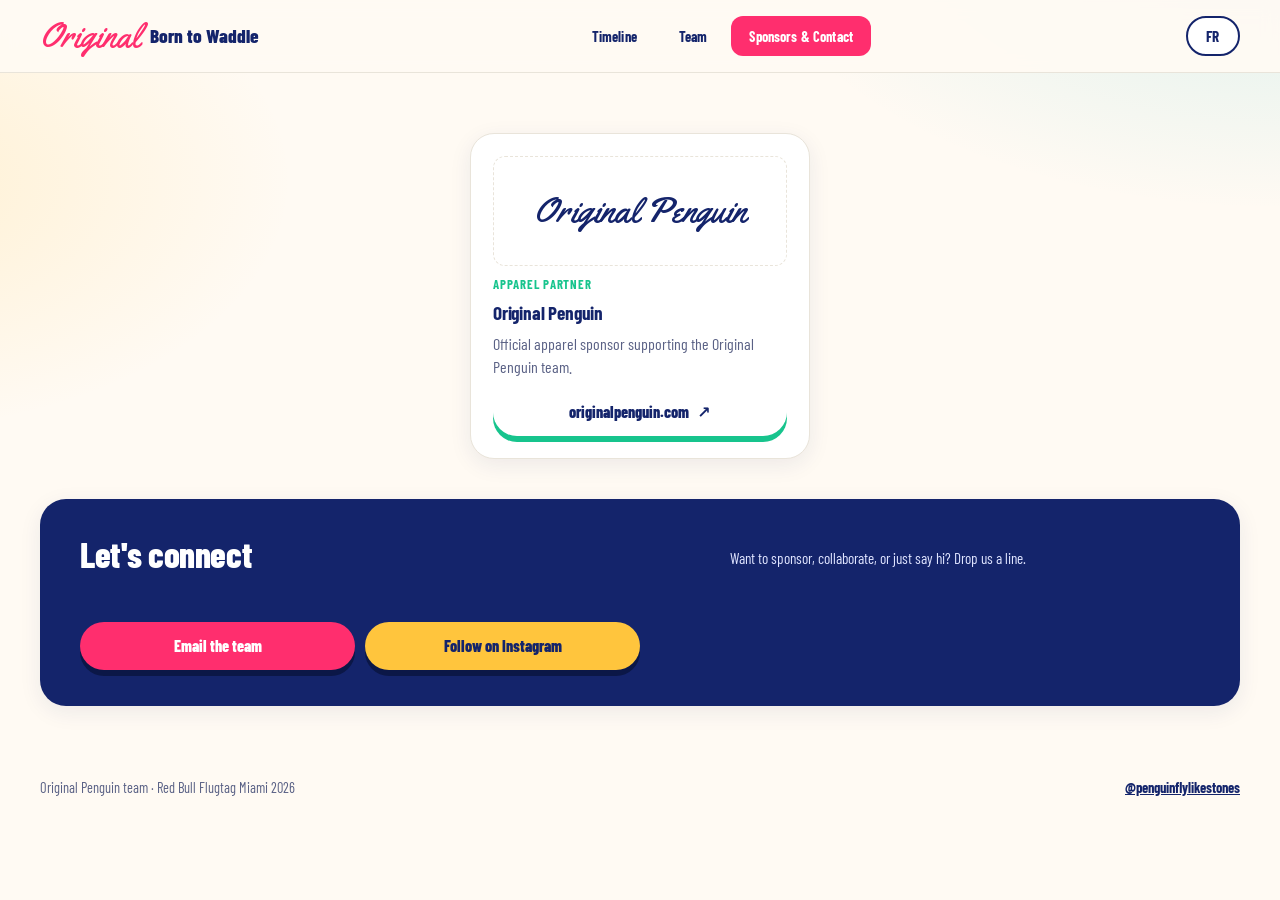
<file: sponsors.html>
<!doctype html>
<html lang="en">
<head>
  <meta charset="utf-8">
  <meta name="viewport" content="width=device-width, initial-scale=1">
  <title>Sponsors &amp; Contact · Original Penguin · Red Bull Flugtag Miami 2026</title>
  <meta name="description" content="Our sponsors and how to reach the Original Penguin team.">
  <meta name="theme-color" content="#14246b">
  <link rel="preconnect" href="https://fonts.googleapis.com">
  <link rel="preconnect" href="https://fonts.gstatic.com" crossorigin>
  <link href="https://fonts.googleapis.com/css2?family=Barlow+Condensed:wght@400;500;600;700;800&family=Yellowtail&display=swap" rel="stylesheet">
  <link rel="stylesheet" href="assets/css/style.css">
</head>
<body data-page="sponsors">
  <a class="skip" href="#main">Skip to content</a>

  <header class="site-header">
    <div class="container">
      <a class="brand" href="index.html" aria-label="Original Penguin, home">
        <span class="brand-mark">Original</span>
        <span class="brand-name">Born to Waddle</span>
      </a>

    <nav class="site-nav" aria-label="Main">
      <a href="index.html"><span data-i18n="nav_timeline">Timeline</span></a>
      <a href="team.html"><span data-i18n="nav_team">Team</span></a>
      <a href="sponsors.html" aria-current="page"><span data-i18n="nav_sponsors">Sponsors &amp; Contact</span></a>
    </nav>
      <button class="lang-toggle" id="langToggle" type="button">FR</button>
    </div>
  </header>


  <main id="main">
    <section class="page-head">
      <div class="container">
        <div id="sponsors" class="sponsor-grid" style="margin-top:1.5rem"></div>

        <div class="contact" id="contact">
          <h2 data-i18n="contact_title">Let's connect</h2>
          <p data-i18n="contact_sub">Want to sponsor, collaborate, or just say hi? Drop us a line.</p>
          <div class="actions">
            <a class="btn" data-email href="#"><span data-i18n="email_btn">Email the team</span></a>
            <a class="btn btn-ghost" data-ig href="#"><span data-i18n="ig_btn">Follow on Instagram</span></a>
          </div>
        </div>
      </div>
    </section>
  </main>

  <footer class="site-footer">
    <div class="container">
      <p data-i18n="footer_tag">Original Penguin team · Red Bull Flugtag Miami 2026</p>
      <p><a data-ig href="#"><span data-ig-handle>@YOUR_HANDLE</span></a></p>
    </div>
  </footer>

  <script src="assets/js/app.js"></script>
</body>
</html>
</file>
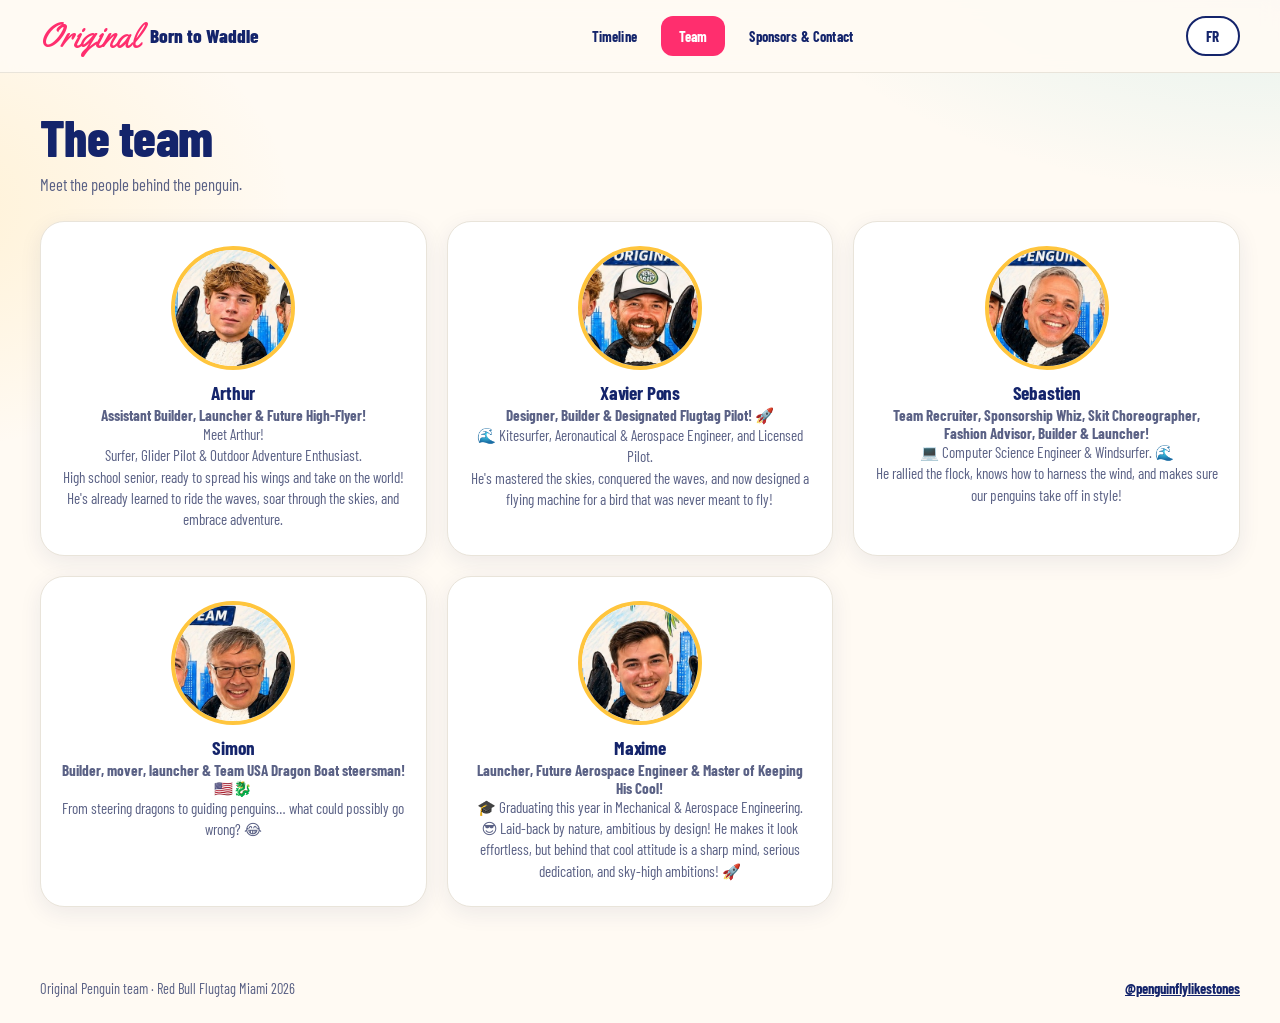
<file: team.html>
<!doctype html>
<html lang="en">
<head>
  <meta charset="utf-8">
  <meta name="viewport" content="width=device-width, initial-scale=1">
  <title>Team · Original Penguin · Red Bull Flugtag Miami 2026</title>
  <meta name="description" content="Meet the five people building the Original Penguin flying machine for Red Bull Flugtag Miami 2026.">
  <meta name="theme-color" content="#14246b">
  <link rel="preconnect" href="https://fonts.googleapis.com">
  <link rel="preconnect" href="https://fonts.gstatic.com" crossorigin>
  <link href="https://fonts.googleapis.com/css2?family=Barlow+Condensed:wght@400;500;600;700;800&family=Yellowtail&display=swap" rel="stylesheet">
  <link rel="stylesheet" href="assets/css/style.css">
</head>
<body data-page="team">
  <a class="skip" href="#main">Skip to content</a>

  <header class="site-header">
    <div class="container">
      <a class="brand" href="index.html" aria-label="Original Penguin, home">
        <span class="brand-mark">Original</span>
        <span class="brand-name">Born to Waddle</span>
      </a>

    <nav class="site-nav" aria-label="Main">
      <a href="index.html"><span data-i18n="nav_timeline">Timeline</span></a>
      <a href="team.html" aria-current="page"><span data-i18n="nav_team">Team</span></a>
      <a href="sponsors.html"><span data-i18n="nav_sponsors">Sponsors &amp; Contact</span></a>
    </nav>
      <button class="lang-toggle" id="langToggle" type="button">FR</button>
    </div>
  </header>


  <main id="main">
    <section class="page-head">
      <div class="container">
        <h1 data-i18n="team_title">The team</h1>
        <p class="lead" data-i18n="team_sub">Meet the people behind the penguin.</p>
        <div id="team" class="team-grid" style="margin-top:1.5rem"></div>
      </div>
    </section>
  </main>

  <footer class="site-footer">
    <div class="container">
      <p data-i18n="footer_tag">Original Penguin team · Red Bull Flugtag Miami 2026</p>
      <p><a data-ig href="#"><span data-ig-handle>@YOUR_HANDLE</span></a></p>
    </div>
  </footer>

  <script src="assets/js/app.js"></script>
</body>
</html>
</file>
<file: assets/css/style.css>
/* Original Penguin — Born to Waddle. Built to Fly.
   Mobile-first. Light theme. Palette taken from the FlugTag artwork. */

:root {
  --navy: #14246b;
  --pink: #ff2e6e;
  --teal: #17c48d;
  --yellow: #ffc53d;
  --paper: #fffaf3;
  --card: #ffffff;
  --ink: #101632;
  --muted: #5a6185;
  --line: #e9e4da;
  --radius: 18px;
  --shadow: 0 6px 22px rgba(20, 36, 107, 0.08);
  --display: "Barlow Condensed", "Arial Narrow", system-ui, sans-serif;
  --body: "Barlow Condensed", "Arial Narrow", system-ui, sans-serif;
}

*, *::before, *::after { box-sizing: border-box; }

html { -webkit-text-size-adjust: 100%; scroll-behavior: smooth; }

body {
  margin: 0;
  font-family: var(--body);
  font-size: 1rem;
  line-height: 1.4;
  color: var(--ink);
  background:
    radial-gradient(900px 500px at 100% -10%, rgba(23, 183, 196, 0.16), transparent 60%),
    radial-gradient(700px 420px at -10% 20%, rgba(255, 197, 61, 0.18), transparent 60%),
    var(--paper);
  padding-bottom: 84px; /* room for the bottom nav on mobile */
  min-height: 100vh;
}

img, video, iframe { max-width: 100%; display: block; }
a { color: var(--pink); }
a:focus-visible, button:focus-visible { outline: 3px solid var(--teal); outline-offset: 3px; border-radius: 6px; }

.skip {
  position: absolute; left: -9999px; top: 0; background: var(--navy); color: #fff; padding: 8px 12px; z-index: 100;
}
.skip:focus { left: 12px; top: 12px; }

h1, h2, h3, .display {
  font-family: var(--display);
  color: var(--navy);
  line-height: 1.1;
  margin: 0 0 .5rem;
  letter-spacing: -0.01em;
}
h1 { font-size: clamp(2.4rem, 7vw, 3.6rem); font-weight: 800; }
h2 { font-size: clamp(1.8rem, 5vw, 2.4rem); font-weight: 800; }
h3 { font-size: 1.2rem; font-weight: 700; }

.container { width: min(100% - 2rem, 1080px); margin-inline: auto; }
section { padding: 1.75rem 0; }

/* ---------- Header ---------- */
.site-header {
  display: flex; align-items: center; justify-content: space-between;
  padding: 14px 0; position: sticky; top: 0; z-index: 20;
  background: rgba(255, 250, 243, 0.92); backdrop-filter: blur(8px);
  border-bottom: 1px solid var(--line);
}
.site-header .container { display: flex; align-items: center; justify-content: space-between; width: min(100% - 2rem, 1080px); }
.brand { display: inline-flex; align-items: center; gap: 10px; text-decoration: none; color: var(--navy); }
.brand-mark {
  font-family: "Yellowtail", cursive; font-size: 1.5rem; line-height: 1; color: var(--pink);
}
.brand-name { font-family: var(--display); font-weight: 800; font-size: 1.05rem; }

.lang-toggle {
  font: 700 .85rem var(--display); letter-spacing: .04em;
  color: var(--navy); background: #fff; border: 2px solid var(--navy);
  border-radius: 999px; padding: 6px 14px; cursor: pointer; min-height: 40px;
  transition: transform .15s ease, background .15s ease;
}
.lang-toggle:hover { background: var(--yellow); transform: translateY(-1px); }

/* ---------- Navigation: bottom tab bar on mobile, top bar on desktop ---------- */
.site-nav {
  position: fixed; left: 0; right: 0; bottom: 0; z-index: 30;
  display: grid; grid-template-columns: repeat(3, 1fr);
  background: var(--navy); padding: 6px 6px calc(6px + env(safe-area-inset-bottom));
  box-shadow: 0 -6px 20px rgba(20, 36, 107, 0.25);
}
.site-nav a {
  display: flex; align-items: center; justify-content: center; text-align: center;
  min-height: 52px; padding: 6px 4px; border-radius: 12px;
  color: #fff; text-decoration: none; font: 700 .8rem var(--display); letter-spacing: .01em;
}
.site-nav a[aria-current="page"] { background: var(--pink); }
.site-nav a:not([aria-current="page"]):hover { background: rgba(255,255,255,.12); }

/* ---------- Hero ---------- */
.hero { padding-top: 1.5rem; padding-bottom: 1rem; }
.eyebrow {
  display: inline-block; font: 700 .8rem var(--display); text-transform: uppercase; letter-spacing: .08em;
  color: var(--navy); background: var(--yellow); padding: 4px 12px; border-radius: 999px; margin: 0 0 1rem;
}
.lead { font-size: 1.1rem; color: var(--muted); max-width: 48ch; margin: 0 0 1rem; }
.hero h1 span { color: var(--pink); }
.countdown {
  display: inline-flex; align-items: baseline; gap: 10px; flex-wrap: wrap;
  background: var(--card); border-radius: var(--radius); box-shadow: var(--shadow);
  padding: 12px 18px; margin: 0 0 1.25rem; border: 2px dashed var(--teal);
}
.countdown strong, #days {
  font-family: var(--display); font-size: 2.2rem; font-weight: 800; color: var(--pink); line-height: 1;
}
.hero-image {
  margin: 1.5rem 0 0; border-radius: 24px; overflow: hidden; box-shadow: var(--shadow);
  background: #fff; border: 4px solid #fff; transform: rotate(-1.2deg);
}
.hero-image img { width: 100%; height: auto; }

/* ---------- Buttons ---------- */
.btn {
  display: inline-flex; align-items: center; justify-content: center; gap: 8px;
  min-height: 42px; padding: 10px 20px; border-radius: 999px; text-decoration: none;
  font: 800 .95rem var(--display); color: #fff; background: var(--pink);
  box-shadow: 0 6px 0 var(--navy); transition: transform .12s ease, box-shadow .12s ease;
  border: 0; cursor: pointer;
}
.btn:hover { transform: translateY(-2px); box-shadow: 0 8px 0 var(--navy); }
.btn:active { transform: translateY(3px); box-shadow: 0 2px 0 var(--navy); }
.btn-ghost { background: #fff; color: var(--navy); box-shadow: 0 6px 0 var(--teal); }
.btn-ghost:hover { box-shadow: 0 8px 0 var(--teal); }
.hero-actions { display: flex; flex-wrap: wrap; gap: 12px; }

/* ---------- Feed (timeline) ---------- */
.section-head { margin-bottom: 1.5rem; }
.muted { color: var(--muted); margin: 0; }
.feed-list { display: grid; gap: 1.5rem; }

.post {
  background: var(--card); border-radius: var(--radius); box-shadow: var(--shadow);
  overflow: hidden; border: 1px solid var(--line);
}
.post-media { background: var(--navy); aspect-ratio: 16 / 10; }
.post-media img, .post-media video, .post-media iframe {
  width: 100%; height: 100%; object-fit: cover; border: 0;
}
.post-body { padding: 14px 16px 16px; }
.post-meta { display: flex; align-items: center; gap: 10px; flex-wrap: wrap; margin: 0 0 .5rem; color: var(--muted); font-size: .9rem; }
.pill {
  font: 800 .75rem var(--display); text-transform: uppercase; letter-spacing: .06em;
  background: var(--teal); color: #fff; padding: 3px 10px; border-radius: 999px;
}
.post h3 { margin-bottom: .4rem; }
.post p { margin: 0 0 .75rem; }
.ig-link { font-weight: 700; text-decoration: none; color: var(--pink); }
.ig-link:hover { text-decoration: underline; }
.empty { padding: 2rem; text-align: center; background: #fff; border-radius: var(--radius); border: 2px dashed var(--line); color: var(--muted); }

/* ---------- Team ---------- */
.team-grid { display: grid; gap: 1.25rem; grid-template-columns: 1fr; }
.member {
  background: var(--card); border-radius: var(--radius); box-shadow: var(--shadow);
  padding: 16px; text-align: center; border: 1px solid var(--line);
}
.avatar {
  width: 104px; height: 104px; border-radius: 50%; margin: 0 auto 10px;
  overflow: hidden; display: grid; place-items: center;
  background: linear-gradient(135deg, var(--teal), var(--navy)); border: 4px solid var(--yellow);
}
.avatar img { width: 100%; height: 100%; object-fit: cover; }
.avatar span { font: 800 2rem var(--display); color: #fff; }
.member h3 { margin-bottom: .2rem; }
.role { font: 700 .95rem var(--display); color: var(--pink); margin: 0 0 .6rem; }
.member p { color: var(--muted); margin: 0; font-size: .95rem; }

/* ---------- Sponsors & contact ---------- */
.sponsor-grid { display: grid; gap: 1.25rem; }
.sponsor {
  background: var(--card); border-radius: var(--radius); box-shadow: var(--shadow);
  padding: 18px; border: 1px solid var(--line); display: grid; gap: 10px; align-content: start;
}
.sponsor-logo {
  min-height: 90px; display: grid; place-items: center; background: #fff;
  border-radius: 12px; border: 1px dashed var(--line); padding: 10px;
}
.sponsor-logo img { max-height: 80px; width: auto; object-fit: contain; }
.wordmark { font-family: "Yellowtail", cursive; font-size: 2.2rem; color: var(--navy); line-height: 1; }
.sponsor h3 { margin: 0; }
.sponsor .tier { font: 700 .8rem var(--display); text-transform: uppercase; letter-spacing: .06em; color: var(--teal); margin: 0; }
.sponsor p { margin: 0; color: var(--muted); }

.contact {
  margin-top: 2rem; background: var(--navy); color: #fff; border-radius: 26px;
  padding: 22px 18px; box-shadow: var(--shadow);
}
.contact h2 { color: #fff; }
.contact p { color: #dfe4ff; }
.contact .actions { display: grid; gap: 12px; margin-top: 18px; }
.contact .btn-ghost { background: var(--yellow); color: var(--navy); box-shadow: 0 6px 0 #0b1747; }
.contact .btn { box-shadow: 0 6px 0 #0b1747; }

/* ---------- Footer ---------- */
.site-footer { padding: 2rem 0 1rem; color: var(--muted); font-size: .9rem; text-align: center; }
.site-footer a { color: var(--navy); font-weight: 700; }

.page-head { padding-top: 2rem; }

/* ---------- Tablet and up ---------- */
@media (min-width: 640px) {
  .team-grid { grid-template-columns: repeat(2, 1fr); }
  .sponsor-grid { grid-template-columns: repeat(2, 1fr); }
  .contact .actions { grid-template-columns: 1fr 1fr; }
}

@media (min-width: 900px) {
  body { padding-bottom: 0; }
  .site-nav {
    position: static; display: flex; gap: 6px; justify-content: center;
    background: transparent; box-shadow: none; padding: 10px 0; border-bottom: 1px solid var(--line);
  }
  .site-nav a { color: var(--navy); min-height: 44px; padding: 8px 18px; }
  .site-nav a[aria-current="page"] { color: #fff; }
  .site-nav a:not([aria-current="page"]):hover { background: rgba(20,36,107,.07); }
  .team-grid { grid-template-columns: repeat(3, 1fr); }
  .feed-list { grid-template-columns: 1fr; max-width: 760px; }
  .hero-grid { display: grid; grid-template-columns: 1.1fr .9fr; gap: 2.5rem; align-items: center; }
  .hero-image { margin-top: 0; }
  .sponsor-grid { grid-template-columns: repeat(3, 1fr); }
  .post { display: grid; grid-template-columns: 1fr 1fr; }
  .post-media { aspect-ratio: auto; min-height: 260px; }
}

/* ---------- Desktop styling pass (1100px and up) ---------- */
@media (min-width: 1100px) {
  :root { --radius: 24px; }

  .container, .site-header .container { width: min(100% - 4rem, 1200px); }
  section { padding: 2.5rem 0; }

  /* Header and navigation */
  .site-header { padding: 16px 0; }
  .brand-mark { font-size: 2.1rem; }
  .brand-name { font-size: 1.2rem; }
  .lang-toggle { font-size: .95rem; padding: 8px 18px; }
  .site-nav { padding: 10px 0 14px; gap: 10px; }
  .site-nav a { font-size: .9rem; min-height: 44px; padding: 8px 20px; }

  /* Hero */
  .hero { padding-top: 2.25rem; padding-bottom: 1.25rem; position: relative; overflow: hidden; }
  .hero::before {
    content: ""; position: absolute; right: -200px; top: -220px; width: 720px; height: 720px;
    border-radius: 50%; background: radial-gradient(circle, rgba(255, 197, 61, .55) 0 55%, transparent 56%);
    pointer-events: none;
  }
  .hero::after {
    content: ""; position: absolute; left: -120px; bottom: -160px; width: 420px; height: 420px;
    border-radius: 50%; background: radial-gradient(circle, rgba(23, 183, 196, .25) 0 55%, transparent 56%);
    pointer-events: none;
  }
  .hero-grid { grid-template-columns: 1.05fr .95fr; gap: 4.5rem; position: relative; z-index: 1; }
  h1 { font-size: clamp(2.8rem, 4.4vw, 4rem); }
  .eyebrow { font-size: .9rem; padding: 6px 16px; }
  .lead { font-size: 1.1rem; max-width: 38ch; margin-bottom: 1.25rem; }
  .countdown { padding: 16px 24px; gap: 14px; }
  .countdown strong, #days { font-size: 2.8rem; }
  .btn { font-size: 1rem; min-height: 48px; padding: 12px 26px; }
  .hero-image { transform: rotate(2.5deg); border-radius: 32px; border-width: 8px; transition: transform .35s ease; }
  .hero-image:hover { transform: rotate(0deg) scale(1.02); }

  /* Build log: vertical timeline with day markers */
  .section-head { margin-bottom: 1.5rem; }
  .section-head h2 { font-size: 2.2rem; }
  .feed-list {
    max-width: 920px; position: relative; padding-left: 52px; gap: 1.75rem;
  }
  .feed-list::before {
    content: ""; position: absolute; left: 14px; top: 10px; bottom: 10px; width: 4px; border-radius: 4px;
    background: linear-gradient(var(--teal), var(--pink) 60%, var(--yellow));
  }
  .post { position: relative; grid-template-columns: 1.15fr 1fr; }
  .post::before {
    content: ""; position: absolute; left: -45px; top: 34px; width: 22px; height: 22px; border-radius: 50%;
    background: var(--yellow); border: 4px solid var(--navy); z-index: 1;
  }
  .post:hover { transform: translateY(-3px); box-shadow: 0 16px 36px rgba(20, 36, 107, .14); transition: transform .2s ease, box-shadow .2s ease; }
  .post-media { min-height: 260px; }
  .post-body { padding: 22px 26px; display: flex; flex-direction: column; justify-content: center; }
  .post h3 { font-size: 1.35rem; }
  .post p { font-size: .95rem; }

  /* Page headers (team, sponsors) */
  .page-head { padding-top: 2.25rem; }
  .page-head h1 { font-size: clamp(2.6rem, 4vw, 3.4rem); }
  .page-head .lead { font-size: 1.05rem; }

  /* Team */
  .team-grid { grid-template-columns: repeat(3, 1fr); gap: 1.25rem; }
  .member { padding: 24px 20px; transition: transform .2s ease, box-shadow .2s ease; }
  .member:hover { transform: translateY(-5px) rotate(-.5deg); box-shadow: 0 18px 38px rgba(20, 36, 107, .14); }
  .avatar { width: 124px; height: 124px; margin-bottom: 12px; }
  .member h3 { font-size: 1.2rem; }
  .role { font-size: .9rem; }

  /* Sponsors */
  .sponsor-grid { grid-template-columns: repeat(3, 1fr); gap: 1.25rem; }
  .sponsor { padding: 22px; }
  .sponsor-logo { min-height: 110px; }
  .wordmark { font-size: 2.2rem; }

  /* Contact panel */
  .contact { padding: 36px 40px; margin-top: 2.5rem; display: grid; grid-template-columns: 1.3fr 1fr; gap: 2.5rem; align-items: center; }
  .contact h2 { font-size: 2.2rem; margin: 0 0 .5rem; }
  .contact p { font-size: .95rem; margin: 0; }
  .contact .actions { margin-top: 0; grid-column: 2; grid-row: 2; grid-template-columns: 1fr; }
  .contact .actions .btn { width: 100%; }
  .contact > p:last-child { grid-column: 1 / -1; margin-top: -1rem; opacity: .85; }

  /* Footer */
  .site-footer { text-align: left; padding: 2rem 0 1.5rem; }
  .site-footer .container { display: flex; justify-content: space-between; align-items: center; flex-wrap: wrap; gap: 1rem; }
  .site-footer p { margin: 0; }
}

/* ---------- Header with inline navigation (all sizes) ---------- */
body { padding-bottom: 0; }
.site-header .container { flex-wrap: wrap; row-gap: 8px; }
.site-header .site-nav {
  position: static; order: 3; width: 100%; display: flex; gap: 6px; padding: 0; border: 0;
  background: none; box-shadow: none;
}
.site-header .site-nav a {
  flex: 1; min-height: 40px; padding: 6px 10px; font-size: .9rem; color: var(--navy); background: transparent;
}
.site-header .site-nav a[aria-current="page"] { background: var(--pink); color: #fff; }
.site-header .site-nav a:not([aria-current="page"]):hover { background: rgba(20, 36, 107, .08); }

@media (min-width: 900px) {
  .site-header .container { flex-wrap: nowrap; }
  .site-header .site-nav { order: 0; width: auto; flex: 1; justify-content: center; }
  .site-header .site-nav a { flex: 0 0 auto; padding: 8px 18px; }
}

/* ---------- Sponsors: centred cards ---------- */
.sponsor-grid { grid-template-columns: repeat(auto-fit, minmax(240px, 340px)); justify-content: center; }

/* ---------- Media slideshow ---------- */
.slider { position: relative; height: 100%; min-height: 100%; background: var(--navy); }
.slides {
  display: flex; height: 100%; overflow-x: auto; scroll-snap-type: x mandatory;
  scrollbar-width: none; overscroll-behavior-x: contain;
}
.slides::-webkit-scrollbar { display: none; }
.slide {
  flex: 0 0 100%; margin: 0; height: 100%; min-width: 0; scroll-snap-align: start;
  display: grid; place-items: center; background: var(--navy);
}
.slide img, .slide video, .slide iframe { width: 100%; height: 100%; object-fit: cover; border: 0; }
.sl-btn {
  position: absolute; top: 50%; transform: translateY(-50%); z-index: 2;
  width: 40px; height: 40px; border-radius: 50%; border: 0; cursor: pointer;
  background: rgba(255, 255, 255, .92); color: var(--navy); font: 800 1.4rem/1 var(--display);
  box-shadow: 0 2px 8px rgba(0, 0, 0, .25);
}
.sl-prev { left: 8px; }
.sl-next { right: 8px; }
.sl-dots {
  position: absolute; left: 0; right: 0; bottom: 8px; z-index: 2;
  display: flex; justify-content: center; gap: 6px;
}
.sl-dot {
  width: 9px; height: 9px; border-radius: 50%; border: 0; padding: 0; cursor: pointer;
  background: rgba(255, 255, 255, .6);
}
.sl-dot.is-active { background: var(--yellow); }

/* ---------- Smaller hero visual ---------- */
.hero-image { max-width: 260px; margin-inline: auto; border-width: 4px; border-radius: 20px; }
@media (min-width: 900px) { .hero-image { max-width: 340px; margin-inline: 0 0 0 auto; } }
@media (min-width: 1100px) { .hero-image { max-width: 380px; } }

/* ---------- Refinements: title, countdown overlay, shorter posts, contact buttons ---------- */
.hero h1 { font-size: clamp(2rem, 6vw, 2.9rem); }
@media (min-width: 1100px) { .hero h1 { font-size: clamp(2.4rem, 3.6vw, 3.3rem); } }

.hero-image { position: relative; }
.countdown-overlay {
  position: absolute; right: 12px; bottom: 12px; margin: 0; padding: 8px 12px; gap: 8px;
  background: rgba(255, 255, 255, .96); box-shadow: 0 6px 18px rgba(20, 36, 107, .18);
}
.countdown-overlay #days { font-size: 1.8rem; }
.countdown-overlay span:last-child { font-size: .85rem; }
@media (min-width: 1100px) {
  .countdown-overlay { right: 16px; bottom: 16px; }
  .countdown-overlay #days { font-size: 2.2rem; }
}

.post-media { aspect-ratio: 16 / 9; }
@media (min-width: 900px) { .post-media { aspect-ratio: auto; min-height: 200px; } }

.contact .actions { display: grid; grid-template-columns: 1fr 1fr; gap: 10px; }
.contact .actions .btn { width: 100%; min-width: 0; padding: 10px 12px; font-size: .95rem; }
@media (min-width: 1100px) {
  .contact .actions { grid-column: 1 / -1; grid-row: auto; grid-template-columns: 1fr 1fr; max-width: 560px; }
  .contact .actions .btn { font-size: 1rem; }
}

@media (prefers-reduced-motion: reduce) {
  * { transition: none !important; scroll-behavior: auto !important; }
}

/* ---------- Header artwork: blends into the page background ---------- */
.header-art { display: flex; justify-content: center; padding: 1rem 0 0; background: transparent; }
.header-art img {
  width: min(100%, 360px); height: auto; mix-blend-mode: multiply; background: transparent;
}
@media (min-width: 1100px) {
  .header-art img { width: min(100%, 440px); }
}

/* ---------- Hero: text | penguin | sketch, penguin centred between them ---------- */
.hero-grid > .header-art { padding: 0; margin: 0; justify-content: center; }
.hero-grid > .header-art img { width: min(100%, 300px); }
@media (min-width: 900px) {
  .hero-grid { grid-template-columns: 1fr minmax(0, 0.8fr) 0.9fr; gap: 2rem; }
  .hero-grid > .header-art img { width: min(100%, 260px); }
  .hero-image { margin-inline: 0; max-width: 100%; }
}
@media (min-width: 1100px) {
  .hero-grid { grid-template-columns: 1fr minmax(0, 0.8fr) 0.9fr; gap: 2.5rem; }
  .hero-grid > .header-art img { width: min(100%, 320px); }
}

/* Remove the stacking context on the hero grid so the penguin can blend (multiply) with the page background */
.hero .hero-grid { z-index: auto; isolation: auto; }
.hero-grid > .header-art img { mix-blend-mode: multiply; }

/* ---------- Timeline centred on the page ---------- */
.feed-list { margin-inline: auto; }
@media (min-width: 900px) { .feed-list { margin-inline: auto; } }

/* Mobile: a frame never sits empty while the image loads */
.slide { background: var(--navy); }
.slide img { background: var(--navy); }
</file>
